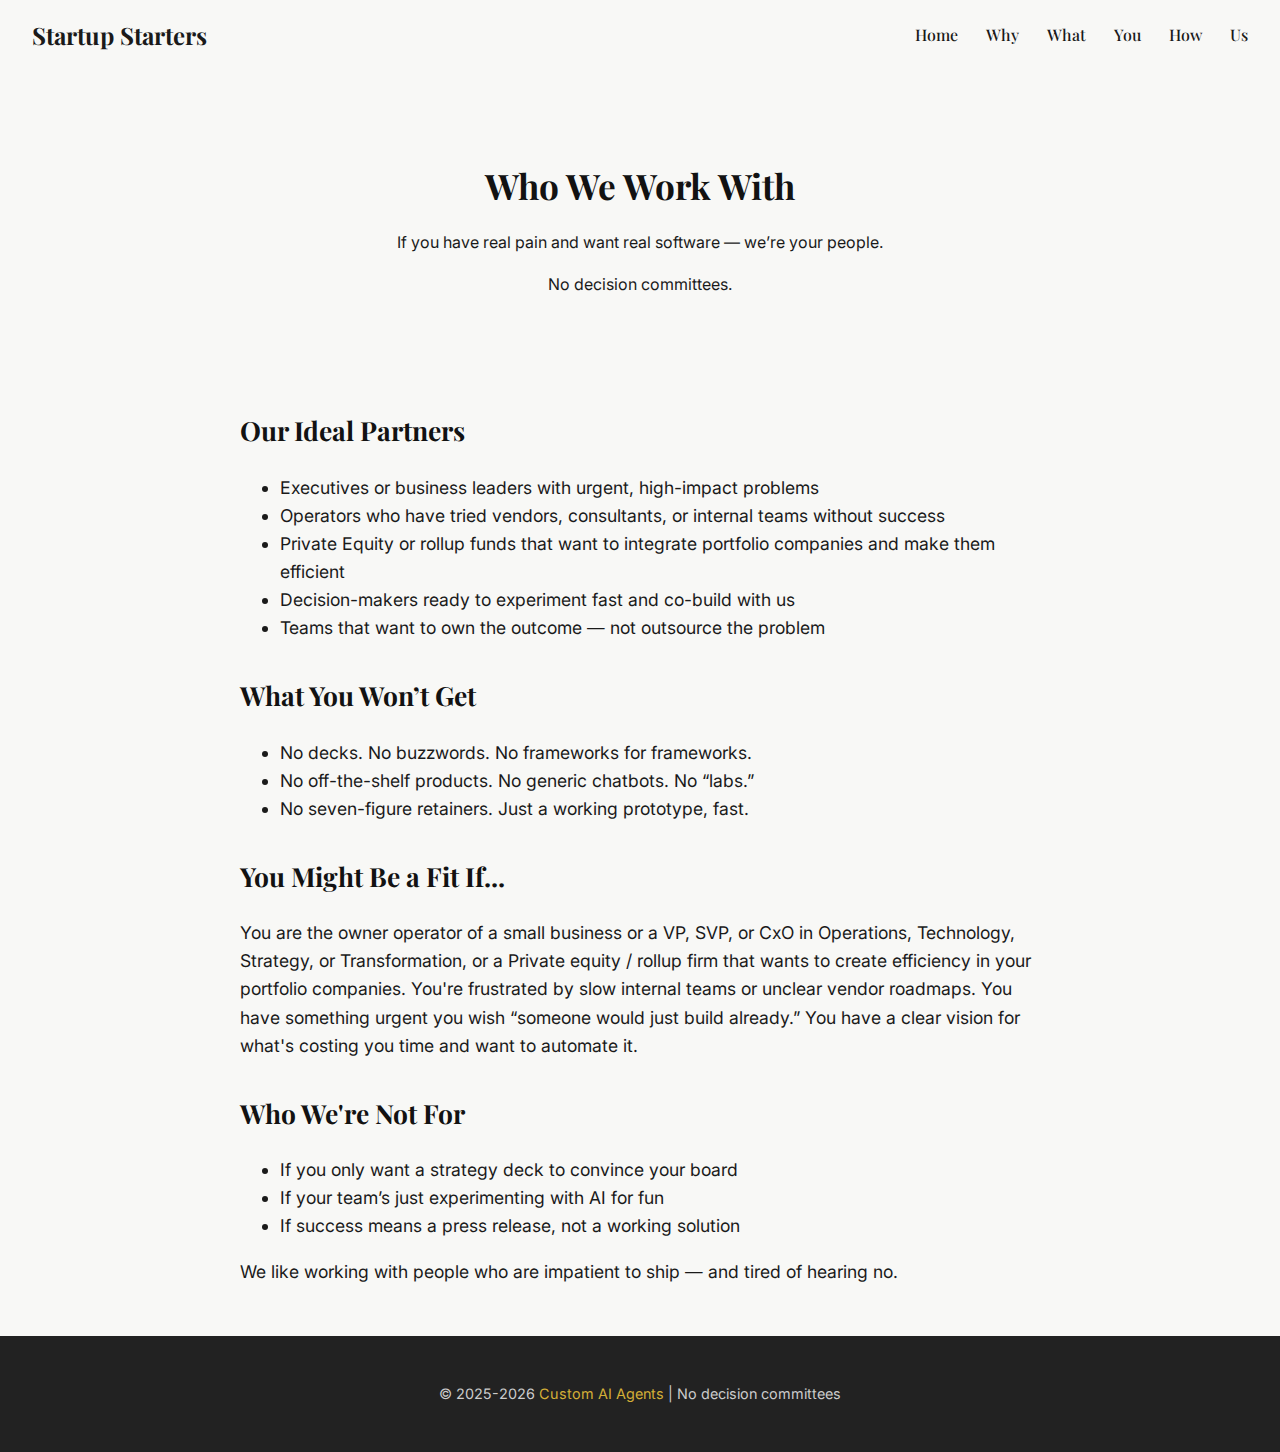
<file: clients.html>
<!DOCTYPE html>
<html lang="en">
<head>
  <meta charset="UTF-8">
  <meta name="viewport" content="width=device-width, initial-scale=1.0">
  <title>Who We Work With | Custom AI Agents</title>
  <link rel="stylesheet" href="style.css">
</head>
<body>
  <div id="navbar"></div>
  <script>
    fetch('navbar.html')
      .then(res => res.text())
      .then(data => {
        document.getElementById('navbar').innerHTML = data;
      });
  </script>

  <section class="page-header">
    <h1>Who We Work With</h1>
    <p>If you have real pain and want real software — we’re your people.</p>
    <p>No decision committees.</p>
  </section>

  <section class="content">
    <h2>Our Ideal Partners</h2>
    <ul>
      <li>Executives or business leaders with urgent, high-impact problems</li>
      <li>Operators who have tried vendors, consultants, or internal teams without success</li>
      <li>Private Equity or rollup funds that want to integrate portfolio companies and make them efficient</li>
      <li>Decision-makers ready to experiment fast and co-build with us</li>
      <li>Teams that want to own the outcome — not outsource the problem</li>
    </ul>

    <h2>What You Won’t Get</h2>
    <ul>
      <li>No decks. No buzzwords. No frameworks for frameworks.</li>
      <li>No off-the-shelf products. No generic chatbots. No “labs.”</li>
      <li>No seven-figure retainers. Just a working prototype, fast.</li>
    </ul>

    <h2>You Might Be a Fit If...</h2>
    <p>You are the owner operator of a small business or a VP, SVP, or CxO in Operations, Technology, Strategy, or Transformation, or a Private equity / rollup firm that wants to create efficiency in your portfolio companies. You're frustrated by slow internal teams or unclear vendor roadmaps. You have something urgent you wish “someone would just build already.” You have a clear vision for what's costing you time and want to automate it.</p>

    <h2>Who We're Not For</h2>
    <ul>
      <li>If you only want a strategy deck to convince your board</li>
      <li>If your team’s just experimenting with AI for fun</li>
      <li>If success means a press release, not a working solution</li>
    </ul>

    <p>We like working with people who are impatient to ship — and tired of hearing no.</p>
  </section>

  <footer>
    <p>&copy; 2025-2026 <a href="https://custom-agents.ai" target="_blank">Custom AI Agents</a> | No decision committees</p>
  </footer>
</body>
</html>
</file>
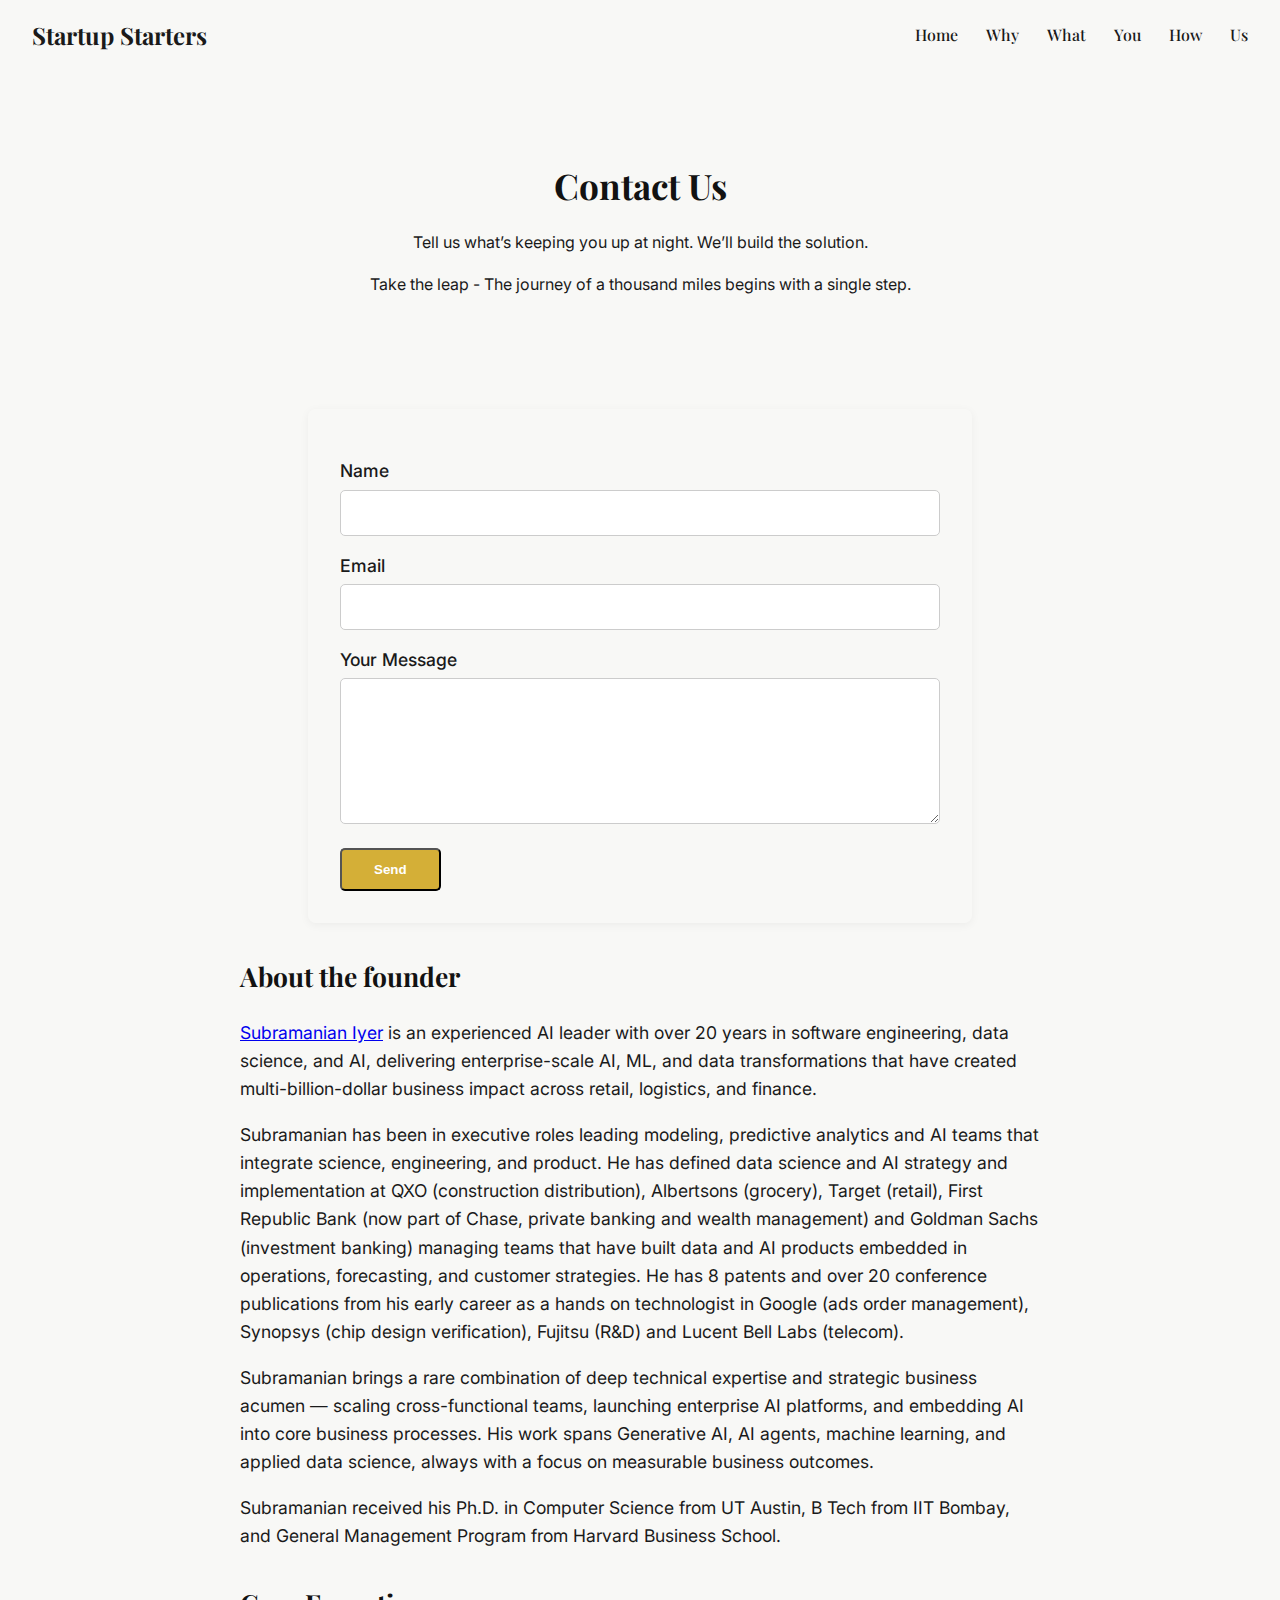
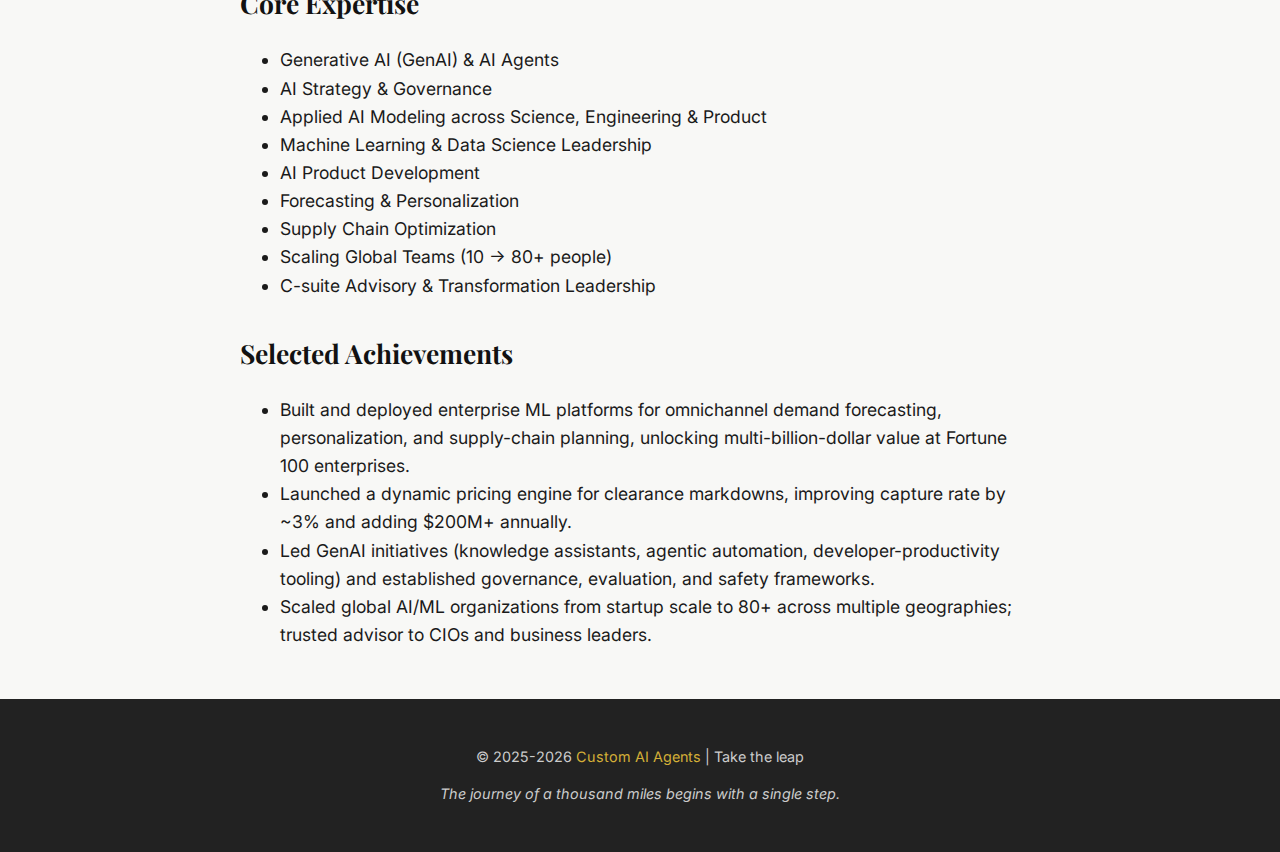
<file: contact.html>
<!DOCTYPE html>
<html lang="en">
<head>
  <meta charset="UTF-8">
  <meta name="viewport" content="width=device-width, initial-scale=1.0">
  <title>Contact Us | Custom AI Agents</title>
  <link rel="stylesheet" href="style.css">
</head>
<body>
  <div id="navbar"></div>
  <script>
    fetch('navbar.html')
      .then(res => res.text())
      .then(data => {
        document.getElementById('navbar').innerHTML = data;
      });
  </script>

  <section class="page-header">
    <h1>Contact Us</h1>
    <p>Tell us what’s keeping you up at night. We’ll build the solution.</p>
    <p>Take the leap - The journey of a thousand miles begins with a single step.</p>
  </section>

  <section class="content">
    <form action="https://formspree.io/f/mvgbolpa" method="POST" class="contact-form">
      <input type="hidden" name="_redirect" value="https://custom-agents.ai/thanks.html">
      <input type="hidden" name="site" value="custom-agents.ai">

      <label for="name">Name</label>
      <input type="text" id="name" name="name" required>

      <label for="email">Email</label>
      <input type="email" id="email" name="email" required>

      <label for="message">Your Message</label>
      <textarea id="message" name="message" rows="6" required></textarea>

      <button type="submit" class="cta">Send</button>
    </form>
    
    <h2>About the founder</h2>
    <p><a href="https://www.linkedin.com/in/skiyer">Subramanian Iyer</a> is an experienced AI leader with over 20 years in software engineering, data science, and AI, delivering enterprise-scale AI, ML, and data transformations that have created multi-billion-dollar business impact across retail, logistics, and finance.</p>
    <p>Subramanian has been in executive roles leading modeling, predictive analytics and AI teams that integrate science, engineering, and product. He has defined data science and AI strategy and implementation at QXO (construction distribution), Albertsons (grocery), Target (retail), First Republic Bank (now part of Chase, private banking and wealth management) and Goldman Sachs (investment banking) managing teams that have built data and AI products embedded in operations, forecasting, and customer strategies. He has 8 patents and over 20 conference publications from his early career as a hands on technologist in Google (ads order management), Synopsys (chip design verification), Fujitsu (R&D) and Lucent Bell Labs (telecom).</p>
    <p>Subramanian brings a rare combination of deep technical expertise and strategic business acumen — scaling cross-functional teams, launching enterprise AI platforms, and embedding AI into core business processes. His work spans Generative AI, AI agents, machine learning, and applied data science, always with a focus on measurable business outcomes.</p>
    <p>Subramanian received his Ph.D. in Computer Science from UT Austin, B Tech from IIT Bombay, and General Management Program from Harvard Business School.</p>
    <h2>Core Expertise</h2>
    <ul>
      <li>Generative AI (GenAI) & AI Agents</li>
      <li>AI Strategy & Governance</li>
      <li>Applied AI Modeling across Science, Engineering & Product</li>
      <li>Machine Learning & Data Science Leadership</li>
      <li>AI Product Development</li>
      <li>Forecasting & Personalization</li>
      <li>Supply Chain Optimization</li>
      <li>Scaling Global Teams (10 → 80+ people)</li>
      <li>C-suite Advisory & Transformation Leadership</li>
    </ul>
    <h2>Selected Achievements</h2>
    <ul>
      <li>Built and deployed enterprise ML platforms for omnichannel demand forecasting, personalization, and supply-chain planning, unlocking multi-billion-dollar value at Fortune 100 enterprises.</li>
      <li>Launched a dynamic pricing engine for clearance markdowns, improving capture rate by ~3% and adding $200M+ annually.</li>
      <li>Led GenAI initiatives (knowledge assistants, agentic automation, developer-productivity tooling) and established governance, evaluation, and safety frameworks.</li>
      <li>Scaled global AI/ML organizations from startup scale to 80+ across multiple geographies; trusted advisor to CIOs and business leaders.</li>
    </ul>
    
  </section>

  <footer>
    <p>&copy; 2025-2026 <a href="https://custom-agents.ai" target="_blank">Custom AI Agents</a> | Take the leap</p>
    <p class="tagline">The journey of a thousand miles begins with a single step.</p>
  </footer>
</body>
</html>
</file>
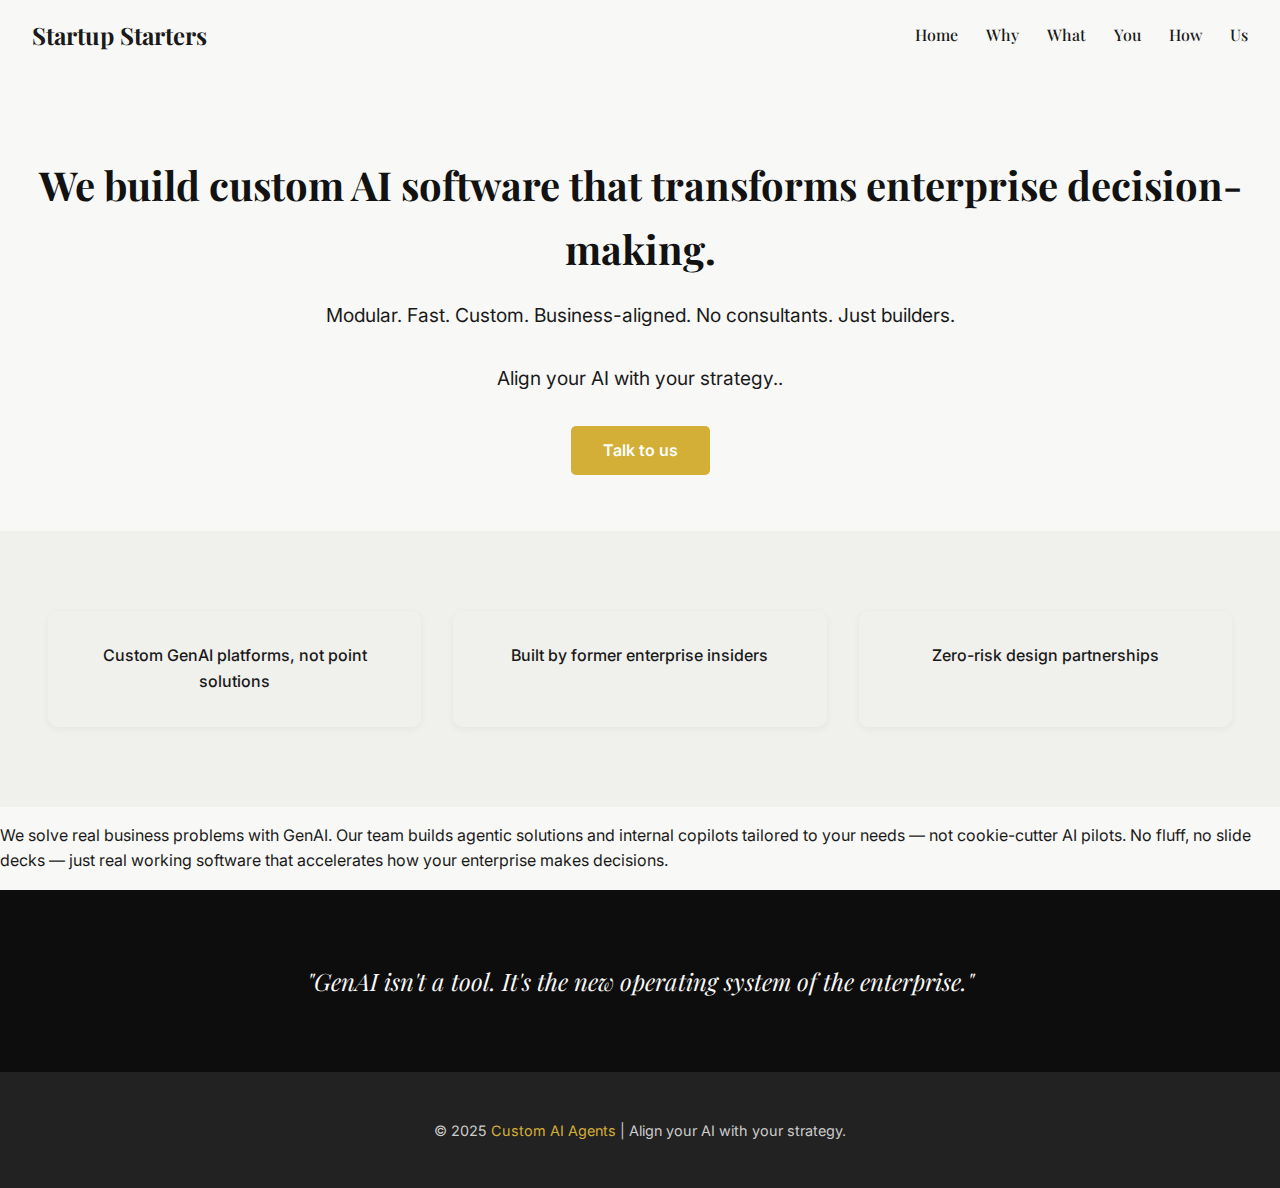
<file: index2.html>
<!DOCTYPE html>
<html lang="en">
<head>
  <meta charset="UTF-8">
  <meta name="viewport" content="width=device-width, initial-scale=1.0">
  <title>Custom AI Agents</title>
  <link rel="stylesheet" href="style.css">
</head>
<body>
  <div id="navbar"></div>
  <script>
    fetch('navbar.html')
      .then(res => res.text())
      .then(data => {
        document.getElementById('navbar').innerHTML = data;
      });
  </script>

  <section class="hero">
    <h1>We build custom AI software that transforms enterprise decision-making.</h1>
    <p>Modular. Fast. Custom. Business-aligned. No consultants. Just builders.</p>
    <p>Align your AI with your strategy..</p>
    <a class="cta" href="contact.html">Talk to us</a>
  </section>

  <section class="value-props">
    <div class="tile">Custom GenAI platforms, not point solutions</div>
    <div class="tile">Built by former enterprise insiders</div>
    <div class="tile">Zero-risk design partnerships</div>
  </section>

  <section class="intro">
    <p>We solve real business problems with GenAI. Our team builds agentic solutions and internal copilots tailored to your needs — not cookie-cutter AI pilots. No fluff, no slide decks — just real working software that accelerates how your enterprise makes decisions.</p>
  </section>

  <section class="quote-band">
    <blockquote>"GenAI isn't a tool. It's the new operating system of the enterprise."</blockquote>
  </section>

  <footer>
    <p>&copy; 2025 <a href="https://custom-agents.ai" target="_blank">Custom AI Agents</a> | Align your AI with your strategy.</p>
  </footer>
</body>
</html>
</file>
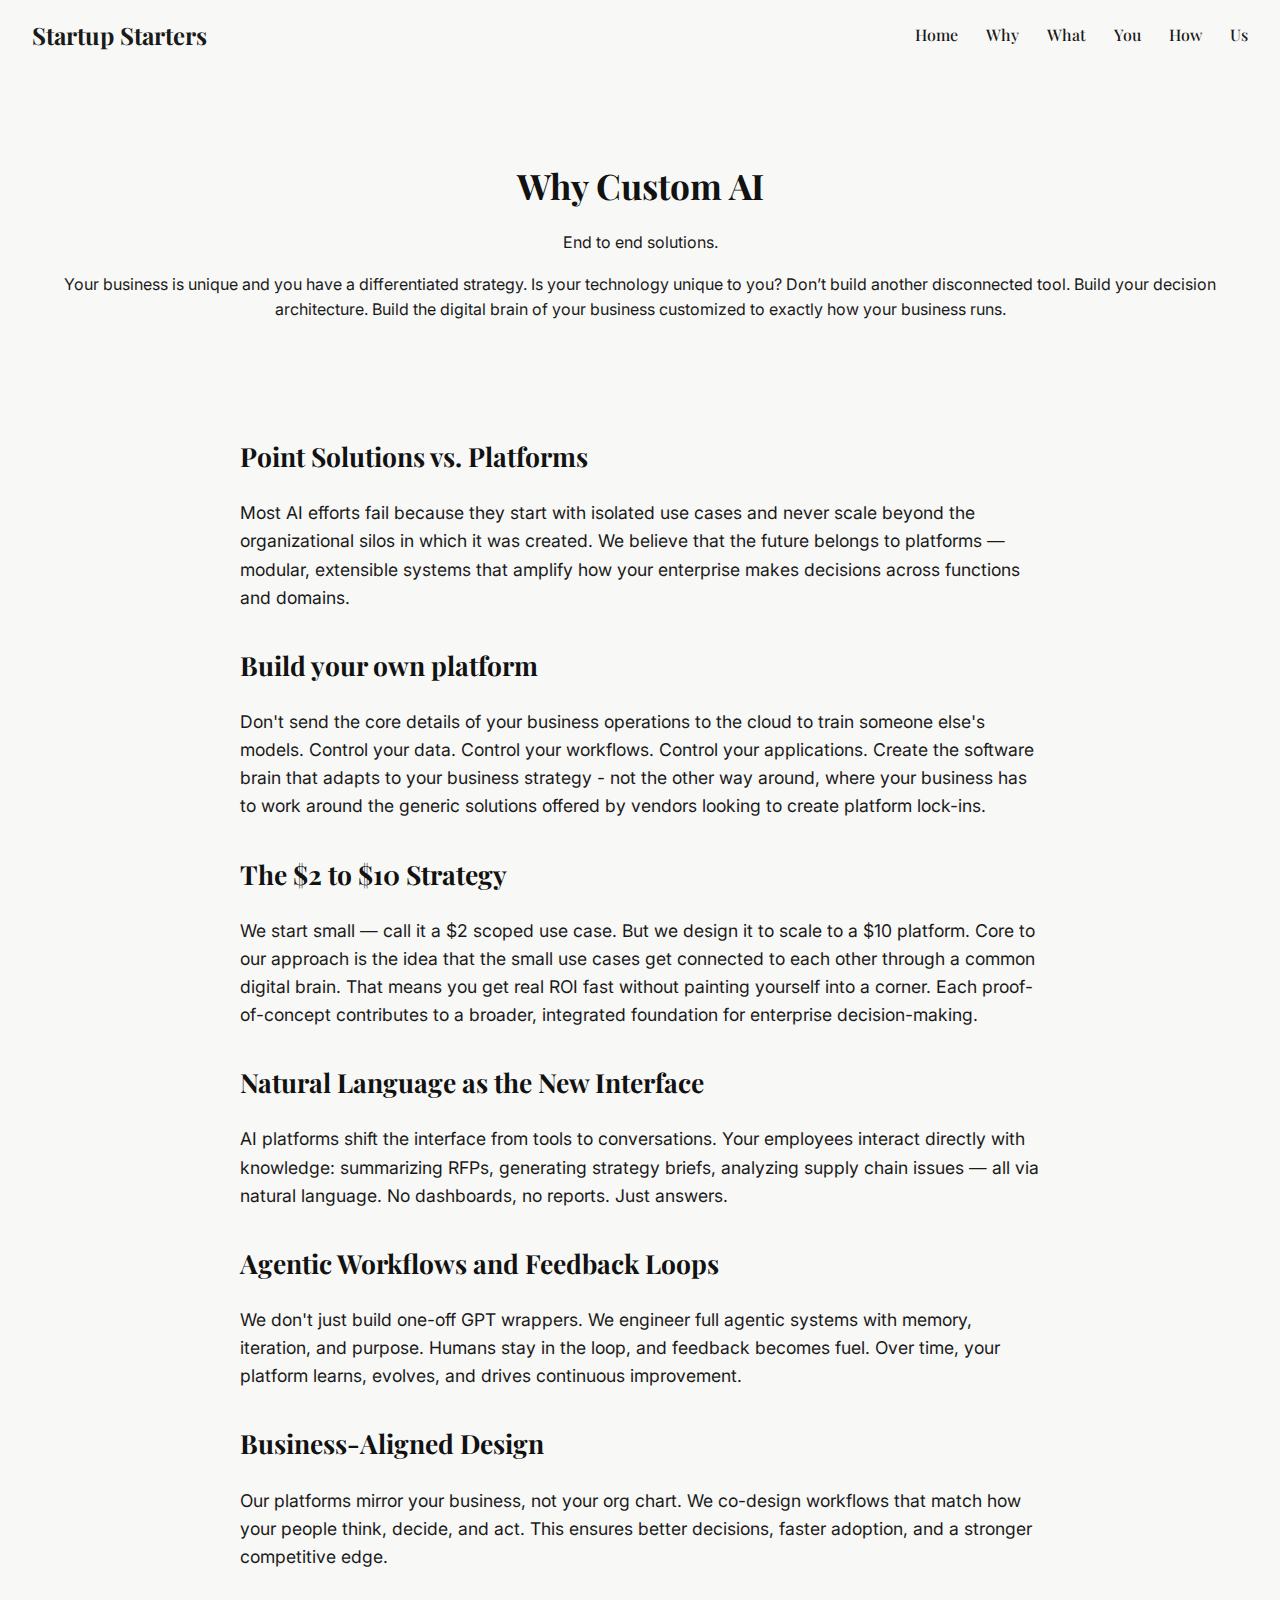
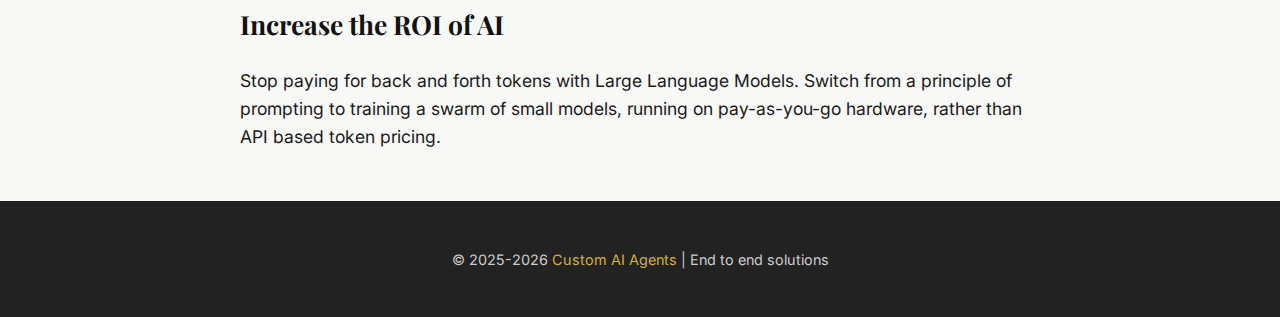
<file: platform.html>
<!DOCTYPE html>
<html lang="en">
<head>
  <meta charset="UTF-8">
  <meta name="viewport" content="width=device-width, initial-scale=1.0">
  <title>Why Custom AI | Custom AI Agents</title>
  <link rel="stylesheet" href="style.css">
</head>
<body>
  <div id="navbar"></div>
  <script>
    fetch('navbar.html')
      .then(res => res.text())
      .then(data => {
        document.getElementById('navbar').innerHTML = data;
      });
  </script>

  <section class="page-header">
    <h1>Why Custom AI</h1>
    <p>End to end solutions.</p>
    <p>Your business is unique and you have a differentiated strategy. Is your technology unique to you? Don’t build another disconnected tool. Build your decision architecture. Build the digital brain of your business customized to exactly how your business runs.</p>
  </section>

  <section class="content">
    <h2>Point Solutions vs. Platforms</h2>
    <p>Most AI efforts fail because they start with isolated use cases and never scale beyond the organizational silos in which it was created. We believe that the future belongs to platforms — modular, extensible systems that amplify how your enterprise makes decisions across functions and domains.</p>

    <h2>Build your own platform</h2>
    <p>Don't send the core details of your business operations to the cloud to train someone else's models. Control your data. Control your workflows. Control your applications. Create the software brain that adapts to your business strategy - not the other way around, where your business has to work around the generic solutions offered by vendors looking to create platform lock-ins.</p>
    
    <h2>The $2 to $10 Strategy</h2>
    <p>We start small — call it a $2 scoped use case. But we design it to scale to a $10 platform. Core to our approach is the idea that the small use cases get connected to each other through a common digital brain. That means you get real ROI fast without painting yourself into a corner. Each proof-of-concept contributes to a broader, integrated foundation for enterprise decision-making.</p>

    <h2>Natural Language as the New Interface</h2>
    <p>AI platforms shift the interface from tools to conversations. Your employees interact directly with knowledge: summarizing RFPs, generating strategy briefs, analyzing supply chain issues — all via natural language. No dashboards, no reports. Just answers.</p>

    <h2>Agentic Workflows and Feedback Loops</h2>
    <p>We don't just build one-off GPT wrappers. We engineer full agentic systems with memory, iteration, and purpose. Humans stay in the loop, and feedback becomes fuel. Over time, your platform learns, evolves, and drives continuous improvement.</p>

    <h2>Business-Aligned Design</h2>
    <p>Our platforms mirror your business, not your org chart. We co-design workflows that match how your people think, decide, and act. This ensures better decisions, faster adoption, and a stronger competitive edge.</p>

    <h2>Increase the ROI of AI</h2>
    <p>Stop paying for back and forth tokens with Large Language Models. Switch from a principle of prompting to training a swarm of small models, running on pay-as-you-go hardware, rather than API based token pricing.</p>
  </section>

  <footer>
    <p>&copy; 2025-2026 <a href="https://custom-agents.ai" target="_blank">Custom AI Agents</a> | End to end solutions</p>
  </footer>
</body>
</html>
</file>
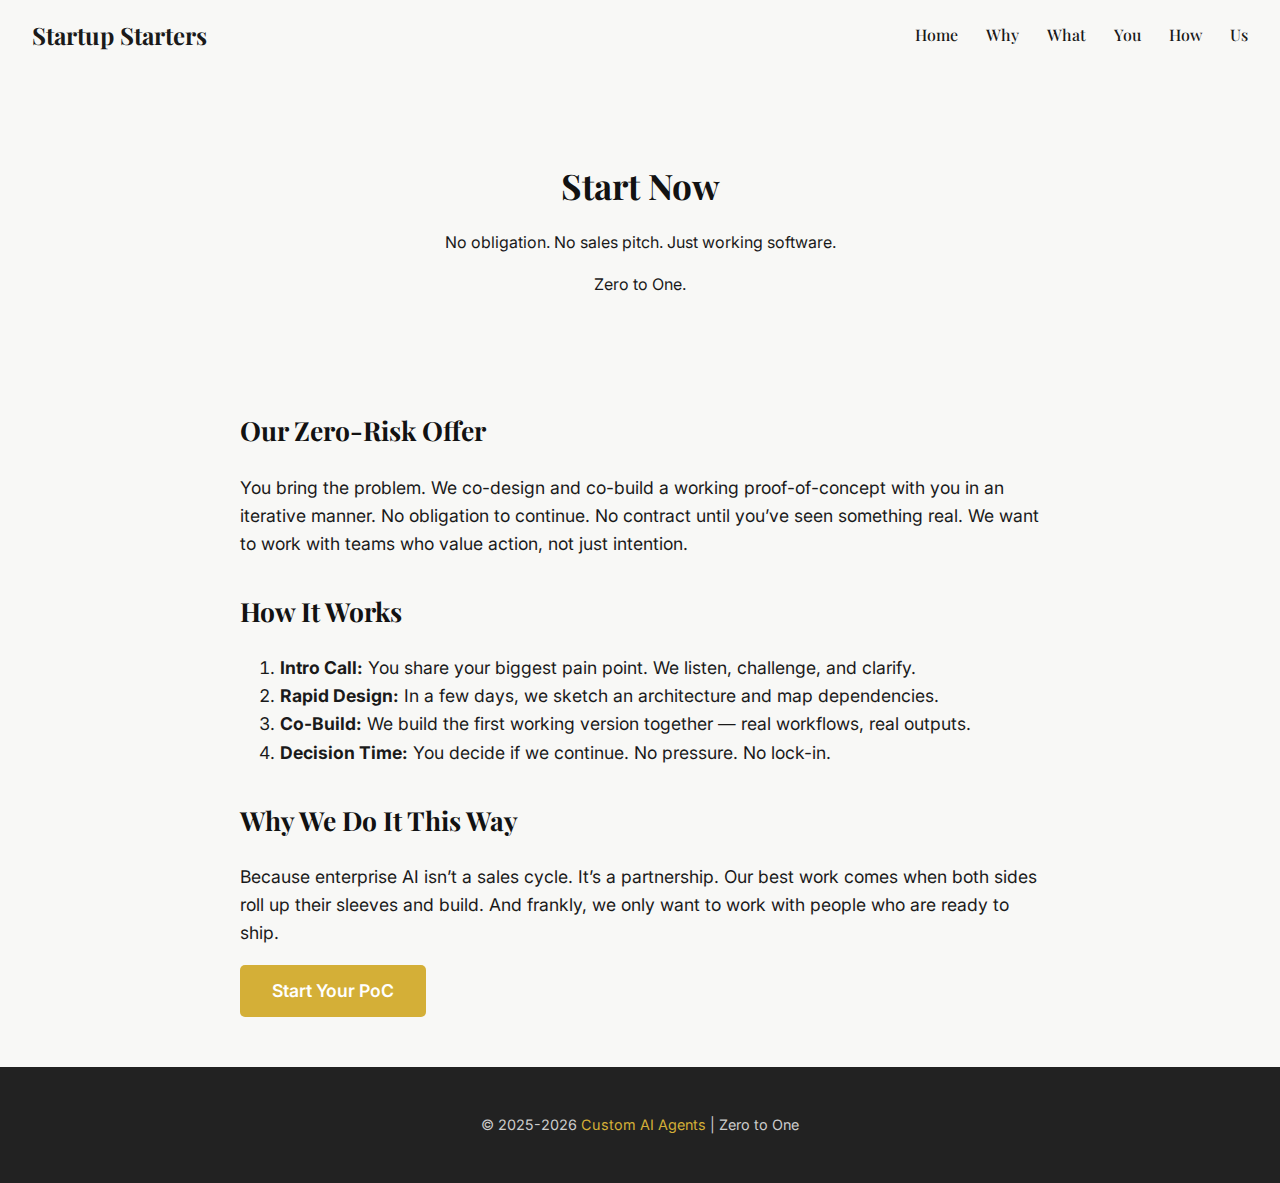
<file: poc.html>
<!DOCTYPE html>
<html lang="en">
<head>
  <meta charset="UTF-8">
  <meta name="viewport" content="width=device-width, initial-scale=1.0">
  <title>Start Now | Custom AI Agents</title>
  <link rel="stylesheet" href="style.css">
</head>
<body>
  <div id="navbar"></div>
  <script>
    fetch('navbar.html')
      .then(res => res.text())
      .then(data => {
        document.getElementById('navbar').innerHTML = data;
      });
  </script>

  <section class="page-header">
    <h1>Start Now</h1>
    <p>No obligation. No sales pitch. Just working software.</p>
    <p>Zero to One.</p>
  </section>

  <section class="content">
    <h2>Our Zero-Risk Offer</h2>
    <p>You bring the problem. We co-design and co-build a working proof-of-concept with you in an iterative manner. No obligation to continue. No contract until you’ve seen something real. We want to work with teams who value action, not just intention.</p>

    <h2>How It Works</h2>
    <ol>
      <li><strong>Intro Call:</strong> You share your biggest pain point. We listen, challenge, and clarify.</li>
      <li><strong>Rapid Design:</strong> In a few days, we sketch an architecture and map dependencies.</li>
      <li><strong>Co-Build:</strong> We build the first working version together — real workflows, real outputs.</li>
      <li><strong>Decision Time:</strong> You decide if we continue. No pressure. No lock-in.</li>
    </ol>

    <h2>Why We Do It This Way</h2>
    <p>Because enterprise AI isn’t a sales cycle. It’s a partnership. Our best work comes when both sides roll up their sleeves and build. And frankly, we only want to work with people who are ready to ship.</p>

    <p><a class="cta" href="contact.html">Start Your PoC</a></p>
  </section>

  <footer>
    <p>&copy; 2025-2026 <a href="https://custom-agents.ai" target="_blank">Custom AI Agents</a> | Zero to One</p>
  </footer>
</body>
</html>
</file>
<file: style.css>
@import url('https://fonts.googleapis.com/css2?family=Playfair+Display:wght@500;700&family=Inter:wght@300;500;700&display=swap');

/* Base light mode styles */
html, body {
  background-color: #f8f8f6 !important;
  color: #1a1a1a !important;
  margin: 0;
  font-family: 'Inter', sans-serif;
  line-height: 1.6;
}

body, .hero, .content, .tile, .navbar, footer, .contact-form input, .contact-form textarea, .contact-form button, . contact-form label {
  background-color: #ffffff !important;
  color: #1a1a1a !important;
}

/* Navbar */
.navbar {
  display: flex;
  justify-content: space-between;
  align-items: center;
  padding: 1rem 2rem;
  font-family: 'Playfair Display', serif;
}

.navbar nav a {
  color: #1a1a1a;
  margin-left: 1.5rem;
  text-decoration: none;
  font-weight: 500;
}

.navbar nav a:hover {
  color: #d4af37;
}

.logo {
  font-size: 1.5rem;
  font-weight: 700;
}

/* Hero */
.hero {
  text-align: center;
  padding: 3.5rem 2rem;
}

.hero h1 {
  font-size: 2.5rem;
  font-family: 'Playfair Display', serif;
  margin-bottom: 1rem;
  color: #121212;
}

.hero p {
  font-size: 1.2rem;
  color: #1a1a1a;
  margin-bottom: 2rem;
}

.cta {
  background-color: #d4af37;
  color: #fff;
  padding: 0.75rem 2rem;
  text-decoration: none;
  border-radius: 5px;
  font-weight: 600;
  display: inline-block;
}

.cta:hover {
  background-color: #b38e2d;
}

/* Value Props */
.value-props {
  display: flex;
  justify-content: space-around;
  padding: 4rem 2rem;
  background-color: #f0f0ed;
  flex-wrap: wrap;
}

.tile {
  flex: 1;
  min-width: 250px;
  margin: 1rem;
  padding: 2rem;
  border-radius: 10px;
  box-shadow: 0 2px 8px rgba(0, 0, 0, 0.05);
  text-align: center;
  font-weight: 500;
}

/* Page Headers */
.page-header {
  text-align: center;
  padding: 4rem 2rem 2rem;
}

.page-header h1 {
  font-size: 2.2rem;
  font-family: 'Playfair Display', serif;
  margin-bottom: 0.5rem;
  color: #121212;
}

/* General Content */
.content {
  max-width: 800px;
  margin: 0 auto;
  padding: 2rem;
  font-size: 1.1rem;
}

.content h2 {
  font-family: 'Playfair Display', serif;
  margin-top: 2rem;
  color: #121212;
}

/* Quote Band */
.quote-band {
  background-color: #0d0d0d;
  color: #f8f8f6;
  padding: 3rem 2rem;
  text-align: center;
  font-family: 'Playfair Display', serif;
  font-size: 1.5rem;
  font-style: italic;
}

/* Footer */
footer {
  background-color: #222 !important;
  color: #ccc !important;
  text-align: center;
  padding: 2rem;
  font-size: 0.9rem;
}

footer a {
  color: #d4af37;
  text-decoration: none;
}

footer a:hover {
  text-decoration: underline;
}

.tagline {
  font-style: italic;
  margin-top: 0.5rem;
}

/* Contact Form Styling */
.contact-form {
  max-width: 600px;
  margin: 2rem auto;
  padding: 2rem;
  border-radius: 8px;
  box-shadow: 0 2px 10px rgba(0,0,0,0.05);
  display: flex;
  flex-direction: column;
}

.contact-form label {
  margin-top: 1rem;
  font-weight: 500;
  display: block;
}

.contact-form input,
.contact-form textarea {
  font-family: 'Inter', sans-serif;
  font-size: 1rem;
  padding: 0.75rem;
  width: 100%;
  margin-top: 0.25rem;
  border: 1px solid #ccc;
  border-radius: 5px;
  box-sizing: border-box;
  display: block;
}

.contact-form textarea {
  resize: vertical;
}

.contact-form input::placeholder,
.contact-form textarea::placeholder {
  color: #555555;
  opacity: 1;
}

.contact-form input:focus,
.contact-form textarea:focus {
  outline: none;
  border-color: #d4af37;
  box-shadow: 0 0 0 2px rgba(212, 175, 55, 0.15);
  background-color: #ffffff;
  color: #1a1a1a;
}

.contact-form button.cta {
  margin-top: 1.5rem;
  align-self: flex-start;
}

/* Dark mode support */
@media (prefers-color-scheme: dark) {
  html, body {
    background-color: #0f0f0f !important;
    color: #f0f0f0 !important;
  }

  body, .hero, .content, .tile, .navbar, footer, .contact-form input, .contact-form textarea, .contact-form button {
    background-color: #1a1a1a !important;
    color: #f0f0f0 !important;
  }

  .contact-form input::placeholder,
  .contact-form textarea::placeholder {
    color: #aaaaaa;
  }

  .cta {
    background-color: #d4af37;
    color: #000;
  }

  .cta:hover {
    background-color: #b38e2d;
  }

  .quote-band {
    background-color: #f8f8f6;
    color: #121212;
  }

  footer a {
    color: #ffd700;
  }

.navbar,
.navbar nav a,
.hero h1,
.hero p,
.page-header h1,
.content,
.content h2,
footer,
footer a {
  color: #f0f0f0 !important;
}

.navbar {
  background-color: #1a1a1a !important;
}
  
}

/* Responsive */
@media (max-width: 768px) {
  .value-props {
    flex-direction: column;
    align-items: center;
  }

  .tile {
    margin-bottom: 2rem;
  }

  .hero h1 {
    font-size: 2rem;
  }

  .contact-form {
    padding: 1.5rem;
  }
}

/* ===================================================================
   HOMEPAGE — Full dark cinematic theme (SpaceX-inspired)
   All classes prefixed with home- to scope to homepage only.
   Secondary accent: steel blue #4a7c9b
   =================================================================== */

/* Force dark theme on homepage regardless of system preference */
.home-page {
  background-color: #000 !important;
  color: #e8e8e8 !important;
}

/* Smooth Scrolling */
html { scroll-behavior: smooth; }
.home-page [id] { scroll-margin-top: 64px; }

/* --- Sticky Nav --- */
.home-nav {
  position: sticky;
  top: 0;
  z-index: 100;
  display: flex;
  justify-content: space-between;
  align-items: center;
  padding: 0.85rem 2rem;
  background: rgba(0, 0, 0, 0.85);
  backdrop-filter: blur(20px);
  -webkit-backdrop-filter: blur(20px);
  border-bottom: 1px solid rgba(212, 175, 55, 0.15);
  font-family: 'Playfair Display', serif;
}
.home-nav .logo {
  font-size: 1.4rem;
  font-weight: 700;
  color: #fff;
}
.home-nav-links a {
  color: rgba(255, 255, 255, 0.45);
  text-decoration: none;
  margin-left: 1.5rem;
  font-weight: 500;
  font-size: 0.95rem;
  transition: color 0.3s ease;
  text-transform: uppercase;
  letter-spacing: 0.06em;
  font-family: 'Inter', sans-serif;
  font-size: 0.78rem;
}
.home-nav-links a:hover,
.home-nav-links a.home-nav-active {
  color: #d4af37;
}

/* --- Hero --- */
.home-hero {
  position: relative;
  min-height: 85vh;
  display: flex;
  align-items: center;
  justify-content: center;
  background: #000 !important;
  overflow: hidden;
  padding: 3.5rem 2rem 3rem;
}
#home-particles {
  position: absolute;
  inset: 0;
  width: 100%;
  height: 100%;
  pointer-events: none;
  z-index: 0;
}
.home-hero-glow {
  position: absolute;
  top: 5%;
  left: 50%;
  width: 1200px;
  height: 800px;
  transform: translateX(-50%);
  background: radial-gradient(ellipse, rgba(212, 175, 55, 0.14) 0%, transparent 60%);
  pointer-events: none;
}
.home-hero-orb {
  position: absolute;
  border-radius: 50%;
  pointer-events: none;
  filter: blur(120px);
}
.home-hero-orb-1 {
  width: 600px;
  height: 600px;
  top: -15%;
  right: -10%;
  background: radial-gradient(circle, rgba(212, 175, 55, 0.25) 0%, transparent 70%);
  animation: home-orb-drift-1 14s ease-in-out infinite alternate;
}
.home-hero-orb-2 {
  width: 500px;
  height: 500px;
  bottom: -10%;
  left: -10%;
  background: radial-gradient(circle, rgba(212, 175, 55, 0.20) 0%, transparent 70%);
  animation: home-orb-drift-2 18s ease-in-out infinite alternate;
}
@keyframes home-orb-drift-1 {
  0% { transform: translate(0, 0) scale(1); }
  100% { transform: translate(-60px, 40px) scale(1.1); }
}
@keyframes home-orb-drift-2 {
  0% { transform: translate(0, 0) scale(1); }
  100% { transform: translate(50px, -35px) scale(1.05); }
}
.home-hero-content {
  position: relative;
  z-index: 1;
  max-width: 900px;
  text-align: center;
}
.home-hero-eyebrow {
  display: inline-block;
  font-size: 0.7rem;
  font-weight: 600;
  letter-spacing: 0.3em;
  text-transform: uppercase;
  color: #d4af37;
  margin-bottom: 1.5rem;
  padding: 0.5rem 1.5rem;
  border: 1px solid rgba(212, 175, 55, 0.2);
}
.home-hero-title {
  font-family: 'Playfair Display', serif !important;
  font-size: 4.2rem;
  font-weight: 700;
  line-height: 1.12;
  color: #fff !important;
  margin: 0 0 1.5rem;
  letter-spacing: -0.02em;
}
.home-hero-accent {
  font-family: 'Playfair Display', serif !important;
  font-size: 2.2rem;
  font-style: italic;
  color: #d4af37 !important;
  margin: 0 0 2.5rem;
}
.home-hero-sub {
  font-size: 1.15rem;
  line-height: 1.8;
  color: rgba(255, 255, 255, 0.5) !important;
  max-width: 640px;
  margin: 0 auto 3rem;
}
.home-hero-props {
  display: grid;
  grid-template-columns: repeat(3, 1fr);
  gap: 1.25rem;
  max-width: 800px;
  margin: 0 auto 2.5rem;
}
.home-hero-props .home-flip-card {
  height: 120px;
}
.home-hero-actions {
  display: flex;
  align-items: center;
  justify-content: center;
  gap: 2.5rem;
  flex-wrap: wrap;
}
.home-hero .cta {
  padding: 1rem 2.5rem;
  font-size: 0.9rem;
  letter-spacing: 0.04em;
}
.home-ghost-link {
  color: rgba(255, 255, 255, 0.6);
  text-decoration: none;
  font-weight: 500;
  font-size: 0.9rem;
  letter-spacing: 0.03em;
  transition: color 0.3s ease;
}
.home-ghost-link:hover { color: #d4af37; }
.home-ghost-link span {
  display: inline-block;
  transition: transform 0.3s ease;
}
.home-ghost-link:hover span { transform: translateX(5px); }
.home-hero-tagline {
  position: absolute;
  bottom: 3rem;
  left: 50%;
  transform: translateX(-50%);
  font-family: 'Playfair Display', serif;
  font-style: italic;
  font-size: 0.85rem;
  color: rgba(212, 175, 55, 0.3);
  letter-spacing: 0.2em;
}

/* --- Section Headers (all light on dark) --- */
.home-section-header {
  text-align: center;
  margin-bottom: 2.5rem;
}
.home-section-header h2 {
  font-family: 'Playfair Display', serif;
  font-size: 2.8rem;
  font-weight: 700;
  color: #fff !important;
  margin: 0 0 0.75rem;
  letter-spacing: -0.01em;
}
.home-section-header p {
  font-size: 1.1rem;
  color: rgba(255, 255, 255, 0.4) !important;
  margin: 0 auto;
  max-width: 550px;
}

/* --- Noise texture overlay for depth --- */
.home-page::after {
  content: '';
  position: fixed;
  inset: 0;
  pointer-events: none;
  z-index: 999;
  opacity: 0.04;
  background-image: url("data:image/svg+xml,%3Csvg viewBox='0 0 256 256' xmlns='http://www.w3.org/2000/svg'%3E%3Cfilter id='noise'%3E%3CfeTurbulence type='fractalNoise' baseFrequency='0.9' numOctaves='4' stitchTiles='stitch'/%3E%3C/filter%3E%3Crect width='100%25' height='100%25' filter='url(%23noise)'/%3E%3C/svg%3E");
}

/* --- Value Props --- */
.home-props {
  padding: 4.5rem 2rem;
  background: #0f1729 !important;
  position: relative;
}
.home-props::before {
  content: '';
  position: absolute;
  inset: 0;
  background:
    radial-gradient(ellipse at 20% 50%, rgba(74, 124, 155, 0.28) 0%, transparent 50%),
    radial-gradient(ellipse at 80% 20%, rgba(212, 175, 55, 0.25) 0%, transparent 40%);
  pointer-events: none;
}
.home-props-grid {
  display: grid;
  grid-template-columns: repeat(3, 1fr);
  gap: 1.75rem;
  max-width: 1100px;
  margin: 0 auto;
}
.home-prop {
  background: rgba(255, 255, 255, 0.03) !important;
  border: 1px solid rgba(255, 255, 255, 0.06);
  border-top: 2px solid #d4af37;
  padding: 2.5rem 2rem 2rem;
  border-radius: 0 0 4px 4px;
  transition: transform 0.5s cubic-bezier(0.22, 1, 0.36, 1),
              background 0.5s ease,
              border-color 0.5s ease;
}
.home-prop:hover {
  transform: translateY(-6px);
  background: rgba(212, 175, 55, 0.04) !important;
  border-color: rgba(212, 175, 55, 0.15);
  border-top-color: #d4af37;
  transition-delay: 0s;
}
.home-prop-num {
  display: block;
  font-family: 'Playfair Display', serif;
  font-size: 3rem;
  font-weight: 700;
  color: rgba(212, 175, 55, 0.15);
  line-height: 1;
  margin-bottom: 1.25rem;
}
.home-prop h3 {
  font-family: 'Playfair Display', serif;
  font-size: 1.3rem;
  font-weight: 700;
  color: #fff !important;
  margin: 0 0 0.75rem;
}
.home-prop p {
  font-size: 0.95rem;
  line-height: 1.7;
  color: rgba(255, 255, 255, 0.45) !important;
  margin: 0;
}

/* --- Comparison Grid --- */
.home-compare {
  padding: 4.5rem 2rem;
  background: #000 !important;
  position: relative;
}
.home-compare::before {
  content: '';
  position: absolute;
  inset: 0;
  background:
    radial-gradient(ellipse at 70% 80%, rgba(212, 175, 55, 0.28) 0%, transparent 45%),
    radial-gradient(ellipse at 10% 30%, rgba(74, 124, 155, 0.25) 0%, transparent 40%);
  pointer-events: none;
}
.home-compare-wrapper {
  max-width: 960px;
  margin: 0 auto;
  overflow-x: auto;
  -webkit-overflow-scrolling: touch;
}
.home-compare-grid {
  display: grid;
  grid-template-columns: 140px repeat(3, 1fr);
  min-width: 680px;
  border-radius: 4px;
  overflow: hidden;
  border: 1px solid rgba(255, 255, 255, 0.08);
}
.home-cg-corner {
  background: rgba(255, 255, 255, 0.03) !important;
  padding: 1.2rem;
}
.home-cg-head {
  background: rgba(255, 255, 255, 0.03) !important;
  padding: 1.2rem 1rem;
  font-weight: 700;
  font-size: 0.85rem;
  text-align: center;
  color: rgba(255, 255, 255, 0.6) !important;
  border-left: 1px solid rgba(255, 255, 255, 0.06);
  line-height: 1.4;
}
.home-cg-head.home-cg-us {
  background: #d4af37 !important;
  color: #000 !important;
  border-left-color: #d4af37;
}
.home-cg-label {
  padding: 0.9rem 1.1rem;
  font-weight: 600;
  font-size: 0.85rem;
  color: rgba(255, 255, 255, 0.7) !important;
  background: rgba(255, 255, 255, 0.02) !important;
  border-top: 1px solid rgba(255, 255, 255, 0.05);
  display: flex;
  align-items: center;
}
.home-cg-cell {
  padding: 0.9rem 1.1rem;
  font-size: 0.88rem;
  color: rgba(255, 255, 255, 0.35) !important;
  background: rgba(255, 255, 255, 0.02) !important;
  border-top: 1px solid rgba(255, 255, 255, 0.05);
  border-left: 1px solid rgba(255, 255, 255, 0.05);
  display: flex;
  align-items: center;
  line-height: 1.4;
}
.home-cg-cell.home-cg-us {
  background: rgba(212, 175, 55, 0.08) !important;
  color: #fff !important;
  font-weight: 600;
  border-color: rgba(212, 175, 55, 0.12);
}

/* --- Stats Band --- */
.home-stats {
  background: #0f1729 !important;
  padding: 3.5rem 2rem;
  border-top: 1px solid rgba(212, 175, 55, 0.15);
  border-bottom: 1px solid rgba(212, 175, 55, 0.15);
  position: relative;
}
.home-stats::before {
  content: '';
  position: absolute;
  inset: 0;
  background:
    radial-gradient(ellipse at 50% 50%, rgba(212, 175, 55, 0.28) 0%, transparent 50%);
  pointer-events: none;
}
.home-stats-grid {
  display: grid;
  grid-template-columns: repeat(4, 1fr);
  max-width: 960px;
  margin: 0 auto;
  gap: 2rem;
}
.home-stat { text-align: center; }
.home-stat-num {
  display: block;
  font-family: 'Playfair Display', serif;
  font-size: 3.5rem;
  font-weight: 700;
  color: #d4af37;
  line-height: 1.1;
  margin-bottom: 0.6rem;
}
.home-stat-label {
  font-size: 0.82rem;
  color: rgba(255, 255, 255, 0.35);
  line-height: 1.5;
  text-transform: uppercase;
  letter-spacing: 0.05em;
}

/* --- Credibility --- */
.home-cred {
  padding: 4.5rem 2rem;
  background: #000 !important;
  position: relative;
}
.home-cred::before {
  content: '';
  position: absolute;
  top: 0;
  left: 50%;
  transform: translateX(-50%);
  width: 600px;
  height: 400px;
  background: radial-gradient(ellipse, rgba(74, 124, 155, 0.32) 0%, transparent 70%);
  pointer-events: none;
}
.home-cred-badges {
  display: flex;
  justify-content: center;
  flex-wrap: wrap;
  gap: 0.9rem;
  max-width: 800px;
  margin: 0 auto 2.5rem;
}
.home-badge {
  padding: 0.65rem 1.4rem;
  border: 1px solid rgba(212, 175, 55, 0.15);
  font-weight: 600;
  font-size: 0.82rem;
  letter-spacing: 0.04em;
  text-transform: uppercase;
  color: rgba(255, 255, 255, 0.6) !important;
  background: rgba(212, 175, 55, 0.04) !important;
  transition: border-color 0.3s ease, background 0.3s ease;
}
.home-badge:hover {
  border-color: rgba(212, 175, 55, 0.4);
  background: rgba(212, 175, 55, 0.08) !important;
}
.home-cred-edu {
  display: flex;
  justify-content: center;
  align-items: center;
  gap: 1rem;
  flex-wrap: wrap;
  font-size: 0.88rem;
  color: rgba(255, 255, 255, 0.35);
}
.home-cred-sep {
  width: 4px;
  height: 4px;
  border-radius: 50%;
  background: #d4af37;
  flex-shrink: 0;
}
.home-cred-bio {
  max-width: 700px;
  margin: 0 auto 2rem;
  text-align: center;
}
.home-cred-bio p {
  font-size: 0.98rem;
  line-height: 1.7;
  color: rgba(255, 255, 255, 0.45) !important;
  margin: 0;
}
.home-cred-bio a {
  color: #d4af37;
  text-decoration: none;
}
.home-cred-bio a:hover { text-decoration: underline; }

/* --- Verticals (Flip Cards) --- */
.home-verticals {
  padding: 4.5rem 2rem;
  background: #0f1729 !important;
  position: relative;
}
.home-verticals::before {
  content: '';
  position: absolute;
  inset: 0;
  background:
    radial-gradient(ellipse at 50% 0%, rgba(212, 175, 55, 0.30) 0%, transparent 40%),
    radial-gradient(ellipse at 10% 80%, rgba(74, 124, 155, 0.25) 0%, transparent 45%);
  pointer-events: none;
}
.home-verticals-grid {
  display: grid;
  grid-template-columns: repeat(4, 1fr);
  gap: 1.5rem;
  max-width: 1100px;
  margin: 0 auto;
}
.home-flip-card {
  perspective: 800px;
  cursor: pointer;
  height: 160px;
}
.home-flip-inner {
  position: relative;
  width: 100%;
  height: 100%;
  transform-style: preserve-3d;
  transition: transform 0.6s cubic-bezier(0.22, 1, 0.36, 1);
}
.home-flip-card.flipped .home-flip-inner {
  transform: rotateY(180deg);
}
.home-flip-front,
.home-flip-back {
  position: absolute;
  inset: 0;
  backface-visibility: hidden;
  -webkit-backface-visibility: hidden;
  display: flex;
  align-items: center;
  justify-content: center;
  border: 1px solid rgba(255, 255, 255, 0.08);
  border-radius: 4px;
  padding: 1.5rem;
  text-align: center;
}
.home-flip-front {
  background: rgba(255, 255, 255, 0.03) !important;
  border-left: 2px solid #d4af37;
  transform: rotateY(0deg);
  z-index: 2;
  transition: background 0.3s ease, border-color 0.3s ease;
}
.home-flip-front:hover {
  background: rgba(212, 175, 55, 0.06) !important;
  border-color: rgba(212, 175, 55, 0.3);
  border-left-color: #d4af37;
}
.home-flip-front {
  flex-direction: column;
  gap: 0.6rem;
}
.home-flip-icon {
  width: 28px;
  height: 28px;
  color: #d4af37;
  stroke-width: 1.5;
  flex-shrink: 0;
}
.home-flip-front h3 {
  font-family: 'Playfair Display', serif;
  font-size: 1.15rem;
  font-weight: 700;
  color: #fff !important;
  margin: 0;
}
.home-flip-back {
  background: rgba(212, 175, 55, 0.08) !important;
  border-color: rgba(212, 175, 55, 0.2);
  transform: rotateY(180deg);
  z-index: 1;
}
.home-flip-back p {
  font-size: 0.85rem;
  line-height: 1.6;
  color: rgba(255, 255, 255, 0.7);
  margin: 0;
}

/* --- Case Study --- */
.home-case-study {
  padding: 4.5rem 2rem;
  background: #000 !important;
  position: relative;
}
.home-case-study::before {
  content: '';
  position: absolute;
  inset: 0;
  background:
    radial-gradient(circle at 85% 50%, rgba(212, 175, 55, 0.30) 0%, transparent 40%),
    repeating-linear-gradient(
      0deg,
      transparent,
      transparent 59px,
      rgba(255, 255, 255, 0.12) 59px,
      rgba(255, 255, 255, 0.12) 60px
    ),
    repeating-linear-gradient(
      90deg,
      transparent,
      transparent 59px,
      rgba(255, 255, 255, 0.12) 59px,
      rgba(255, 255, 255, 0.12) 60px
    );
  pointer-events: none;
}
.home-case-card {
  max-width: 800px;
  margin: 0 auto;
  border: 1px solid rgba(212, 175, 55, 0.15);
  border-radius: 4px;
  padding: 3rem;
  background: rgba(212, 175, 55, 0.03) !important;
  position: relative;
}
.home-case-label {
  display: inline-block;
  font-size: 0.7rem;
  font-weight: 600;
  letter-spacing: 0.2em;
  text-transform: uppercase;
  color: #d4af37;
  padding: 0.35rem 1rem;
  border: 1px solid rgba(212, 175, 55, 0.25);
  margin-bottom: 1.5rem;
}
.home-case-card h3 {
  font-family: 'Playfair Display', serif;
  font-size: 1.5rem;
  font-weight: 700;
  color: #fff !important;
  margin: 0 0 2rem;
}
.home-case-details {
  display: grid;
  grid-template-columns: repeat(3, 1fr);
  gap: 2rem;
}
.home-case-tag {
  display: block;
  font-size: 0.7rem;
  font-weight: 600;
  letter-spacing: 0.15em;
  text-transform: uppercase;
  color: #d4af37;
  margin-bottom: 0.5rem;
}
.home-case-detail p {
  font-size: 0.9rem;
  line-height: 1.65;
  color: rgba(255, 255, 255, 0.55);
  margin: 0;
}
@media (max-width: 768px) {
  .home-case-details {
    grid-template-columns: 1fr;
    gap: 1.5rem;
  }
  .home-case-card {
    padding: 2rem;
  }
}

/* --- Quote --- */
.home-quote-section {
  background: #0f1729 !important;
  padding: 4rem 2rem;
  text-align: center;
  position: relative;
}
.home-quote-section::before {
  content: '';
  position: absolute;
  inset: 0;
  background:
    radial-gradient(ellipse at 50% 50%, rgba(212, 175, 55, 0.30) 0%, transparent 50%);
  pointer-events: none;
}
.home-big-quote {
  font-family: 'Playfair Display', serif;
  font-size: 2.8rem;
  font-style: italic;
  color: rgba(255, 255, 255, 0.8);
  max-width: 720px;
  margin: 0 auto;
  line-height: 1.5;
  border: none;
  padding: 0;
}
.home-big-quote span { color: #d4af37; }

/* --- Why Custom AI --- */
.home-why {
  padding: 4.5rem 2rem;
  background: #0f1729 !important;
  position: relative;
}
.home-why::before {
  content: '';
  position: absolute;
  inset: 0;
  background:
    radial-gradient(ellipse at 30% 70%, rgba(212, 175, 55, 0.30) 0%, transparent 45%),
    radial-gradient(ellipse at 90% 20%, rgba(74, 124, 155, 0.25) 0%, transparent 40%);
  pointer-events: none;
}
.home-why-grid {
  display: grid;
  grid-template-columns: repeat(3, 1fr);
  gap: 3rem;
  max-width: 1100px;
  margin: 0 auto;
}
.home-why-item h3 {
  font-family: 'Playfair Display', serif;
  font-size: 1.25rem;
  font-weight: 700;
  color: #fff !important;
  margin: 0 0 0.75rem;
}
.home-why-item p {
  font-size: 0.95rem;
  line-height: 1.75;
  color: rgba(255, 255, 255, 0.4);
  margin: 0;
}

/* --- Services --- */
.home-services {
  padding: 4.5rem 2rem;
  background: #000 !important;
  position: relative;
}
.home-services::before {
  content: '';
  position: absolute;
  inset: 0;
  background:
    radial-gradient(ellipse at 80% 60%, rgba(74, 124, 155, 0.25) 0%, transparent 45%),
    radial-gradient(ellipse at 15% 30%, rgba(212, 175, 55, 0.25) 0%, transparent 35%);
  pointer-events: none;
}
.home-services-grid {
  display: grid;
  grid-template-columns: repeat(2, 1fr);
  gap: 1.75rem;
  max-width: 940px;
  margin: 0 auto;
}
.home-service {
  padding: 2rem;
  border: 1px solid rgba(255, 255, 255, 0.06);
  border-radius: 4px;
  background: rgba(255, 255, 255, 0.02) !important;
  transition: transform 0.4s cubic-bezier(0.22, 1, 0.36, 1),
              background 0.4s ease,
              border-color 0.4s ease;
}
.home-service:hover {
  transform: translateY(-4px);
  background: rgba(212, 175, 55, 0.04) !important;
  border-color: rgba(212, 175, 55, 0.15);
  transition-delay: 0s;
}
.home-service h3 {
  font-family: 'Playfair Display', serif;
  font-size: 1.15rem;
  font-weight: 700;
  color: #fff !important;
  margin: 0 0 0.6rem;
}
.home-service p {
  font-size: 0.92rem;
  line-height: 1.7;
  color: rgba(255, 255, 255, 0.4);
  margin: 0;
}

/* --- Who We Work With --- */
.home-who {
  padding: 4.5rem 2rem;
  background: #0f1729 !important;
  position: relative;
}
.home-who::before {
  content: '';
  position: absolute;
  inset: 0;
  background:
    radial-gradient(ellipse at 85% 40%, rgba(74, 124, 155, 0.28) 0%, transparent 45%),
    radial-gradient(ellipse at 20% 80%, rgba(212, 175, 55, 0.25) 0%, transparent 35%);
  pointer-events: none;
}
.home-who-content {
  display: grid;
  grid-template-columns: 1fr 1fr;
  gap: 4rem;
  max-width: 1000px;
  margin: 0 auto;
}
.home-who-col h3 {
  font-family: 'Playfair Display', serif;
  font-size: 1.15rem;
  font-weight: 700;
  color: #fff !important;
  margin: 0 0 1rem;
}
.home-who-col ul {
  padding-left: 1.25rem;
  margin: 0;
}
.home-who-col li {
  font-size: 0.95rem;
  line-height: 1.7;
  color: rgba(255, 255, 255, 0.4);
  margin-bottom: 0.5rem;
}
.home-who-col p {
  font-size: 0.95rem;
  line-height: 1.7;
  color: rgba(255, 255, 255, 0.4);
  margin: 0 0 1.5rem;
}

/* --- Process Steps --- */
.home-process {
  padding: 4.5rem 2rem;
  background: #000 !important;
  position: relative;
}
.home-process::before {
  content: '';
  position: absolute;
  inset: 0;
  background:
    radial-gradient(ellipse at 40% 20%, rgba(212, 175, 55, 0.28) 0%, transparent 40%),
    radial-gradient(ellipse at 75% 80%, rgba(74, 124, 155, 0.25) 0%, transparent 45%);
  pointer-events: none;
}
.home-process-steps {
  display: grid;
  grid-template-columns: repeat(3, 1fr);
  gap: 1.5rem;
  max-width: 900px;
  margin: 0 auto;
}
.home-step {
  text-align: center;
  padding: 1.5rem 1rem;
}
.home-step-num {
  display: inline-flex;
  align-items: center;
  justify-content: center;
  width: 56px;
  height: 56px;
  border-radius: 50%;
  background: transparent;
  border: 2px solid #d4af37;
  color: #d4af37;
  font-family: 'Playfair Display', serif;
  font-size: 1.4rem;
  font-weight: 700;
  margin-bottom: 1.5rem;
}
.home-step h3 {
  font-family: 'Playfair Display', serif;
  font-size: 1.1rem;
  font-weight: 700;
  color: #fff !important;
  margin: 0 0 0.5rem;
}
.home-step p {
  font-size: 0.9rem;
  line-height: 1.65;
  color: rgba(255, 255, 255, 0.4);
  margin: 0;
}

/* --- Contact Form --- */
.home-contact {
  padding: 4.5rem 2rem;
  background: #000 !important;
  border-top: 1px solid rgba(212, 175, 55, 0.15);
  position: relative;
}
.home-contact::before {
  content: '';
  position: absolute;
  inset: 0;
  background:
    radial-gradient(ellipse at 50% 30%, rgba(212, 175, 55, 0.28) 0%, transparent 45%);
  pointer-events: none;
}
.home-contact .home-section-header h2 { color: #fff !important; }
.home-contact .home-section-header p { color: rgba(255, 255, 255, 0.4) !important; }
.home-contact-form {
  max-width: 500px;
  margin: 0 auto;
  display: flex;
  flex-direction: column;
}
.home-contact-form label {
  color: rgba(255, 255, 255, 0.6);
  font-weight: 500;
  margin-top: 1.25rem;
  font-size: 0.85rem;
  text-transform: uppercase;
  letter-spacing: 0.04em;
}
.home-contact-form input,
.home-contact-form textarea {
  font-family: 'Inter', sans-serif;
  font-size: 1rem;
  padding: 0.85rem;
  margin-top: 0.4rem;
  border: 1px solid rgba(255, 255, 255, 0.1);
  border-radius: 3px;
  background: rgba(255, 255, 255, 0.03) !important;
  color: #fff !important;
  width: 100%;
  box-sizing: border-box;
  transition: border-color 0.3s ease;
}
.home-contact-form input::placeholder,
.home-contact-form textarea::placeholder { color: rgba(255, 255, 255, 0.2); }
.home-contact-form input:focus,
.home-contact-form textarea:focus {
  outline: none;
  border-color: #d4af37;
  box-shadow: 0 0 0 2px rgba(212, 175, 55, 0.1);
}
.home-contact-form textarea { resize: vertical; }
.home-contact-form .cta {
  margin-top: 1.5rem;
  align-self: flex-start;
  border: none;
  cursor: pointer;
  font-size: 0.9rem;
  font-family: 'Inter', sans-serif;
  letter-spacing: 0.04em;
}

/* --- Final CTA (unused on consolidated page but kept) --- */
.home-final-cta {
  background: #000 !important;
  padding: 4.5rem 2rem;
  text-align: center;
}
.home-final-cta h2 {
  font-family: 'Playfair Display', serif !important;
  font-size: 2.8rem;
  font-weight: 700;
  color: #fff !important;
  margin: 0 0 1.25rem;
  line-height: 1.2;
}
.home-final-cta p {
  font-size: 1.05rem;
  color: rgba(255, 255, 255, 0.4) !important;
  max-width: 580px;
  margin: 0 auto 2.5rem;
  line-height: 1.75;
}

/* --- Animations --- */
.home-hero-fade {
  opacity: 0;
  transform: translateY(24px);
  transition: opacity 0.9s cubic-bezier(0.22, 1, 0.36, 1),
              transform 0.9s cubic-bezier(0.22, 1, 0.36, 1);
}
.home-hero-fade.home-in-view {
  opacity: 1;
  transform: translateY(0);
}
.home-fade {
  opacity: 0;
  transform: translateY(32px);
  transition: opacity 0.85s cubic-bezier(0.22, 1, 0.36, 1),
              transform 0.85s cubic-bezier(0.22, 1, 0.36, 1);
}
.home-fade.home-in-view {
  opacity: 1;
  transform: translateY(0);
}
.home-stagger .home-prop,
.home-stagger .home-stat,
.home-stagger .home-service,
.home-stagger .home-step {
  opacity: 0;
  transform: translateY(28px);
  transition: opacity 0.7s cubic-bezier(0.22, 1, 0.36, 1),
              transform 0.7s cubic-bezier(0.22, 1, 0.36, 1),
              background 0.4s ease,
              border-color 0.4s ease;
  transition-delay: calc(var(--i, 0) * 0.12s);
}
.home-stagger.home-in-view .home-prop,
.home-stagger.home-in-view .home-stat,
.home-stagger.home-in-view .home-service,
.home-stagger.home-in-view .home-step {
  opacity: 1;
  transform: translateY(0);
}

/* --- Section dividers --- */
.home-why,
.home-verticals,
.home-who,
.home-quote-section,
.home-stats {
  border-top: 1px solid rgba(212, 175, 55, 0.25);
}
.home-services,
.home-compare,
.home-case-study,
.home-process,
.home-cred {
  border-top: 1px solid rgba(255, 255, 255, 0.18);
}

/* --- Footer on homepage --- */
.home-page footer {
  background: #000 !important;
  border-top: 1px solid rgba(255, 255, 255, 0.05);
  color: rgba(255, 255, 255, 0.3) !important;
}
.home-page footer a {
  color: #d4af37 !important;
}

/* --- Responsive --- */
@media (max-width: 768px) {
  .home-nav {
    flex-direction: column;
    gap: 0.5rem;
    padding: 0.6rem 1rem;
  }
  .home-nav-links {
    display: flex;
    flex-wrap: wrap;
    justify-content: center;
  }
  .home-nav-links a { margin: 0 0.5rem; }
  .home-hero {
    min-height: auto;
    padding: 5rem 1.5rem 4rem;
  }
  .home-hero-title { font-size: 2.4rem; }
  .home-hero-accent { font-size: 1.5rem; }
  .home-hero-sub { font-size: 1rem; }
  .home-hero-tagline {
    position: static;
    transform: none;
    margin-top: 3rem;
    text-align: center;
  }
  .home-hero-props,
  .home-props-grid,
  .home-why-grid,
  .home-services-grid {
    grid-template-columns: 1fr;
  }
  .home-verticals-grid {
    grid-template-columns: 1fr 1fr;
  }
  .home-who-content {
    grid-template-columns: 1fr;
    gap: 2rem;
  }
  .home-process-steps,
  .home-stats-grid {
    grid-template-columns: 1fr 1fr;
  }
  .home-stat-num { font-size: 2.5rem; }
  .home-section-header h2 { font-size: 2rem; }
  .home-big-quote { font-size: 1.5rem; }
  .home-cred-edu {
    flex-direction: column;
    gap: 0.5rem;
  }
  .home-cred-sep { display: none; }
}

@media (max-width: 480px) {
  .home-hero-title { font-size: 1.9rem; }
  .home-hero-accent { font-size: 1.25rem; }
  .home-stats-grid,
  .home-process-steps {
    grid-template-columns: 1fr;
  }
  .home-verticals-grid {
    grid-template-columns: 1fr;
  }
}

@media (prefers-reduced-motion: reduce) {
  .home-hero-fade, .home-fade,
  .home-stagger .home-prop, .home-stagger .home-stat,
  .home-stagger .home-service, .home-stagger .home-step {
    opacity: 1 !important;
    transform: none !important;
    transition: none !important;
  }
  .home-hero-orb { animation: none !important; }
}
</file>
